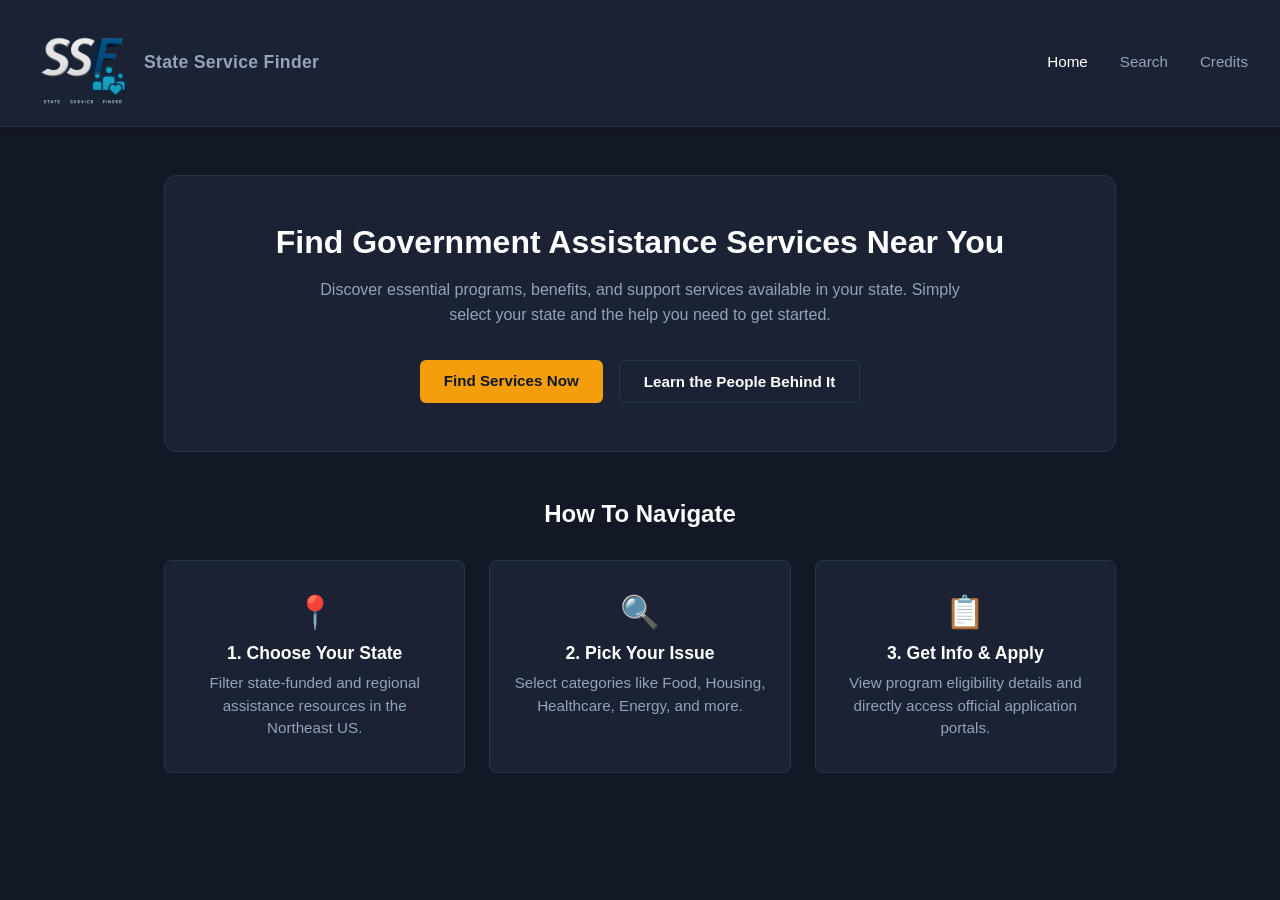
<file: index.html>
<!DOCTYPE html>
<html lang="en">
<head>
  <meta charset="UTF-8">
  <meta name="viewport" content="width=device-width, initial-scale=1.0">
  <title>State Service Finder</title>
  <link rel="stylesheet" href="style.css">
</head>
<body>

  <header>
    <div class="logo">
      <img src="logo.png" alt="(State Service Finder)" class="profile-img">
      <span class="logo-text">State Service Finder</span>
    </div>

    <nav>
      <ul>
        <li><a href="index.html" class="active">Home</a></li>
        <li><a href="search.html">Search</a></li>
        <li><a href="credits.html">Credits</a></li>
      </ul>
    </nav>
  </header>

  <main>
    <section class="hero-section">
      <div class="hero-content">
        <h1>Find Government Assistance Services Near You</h1>
        <p>
          Discover essential programs, benefits, and support services available in your state. 
          Simply select your state and the help you need to get started.
        </p>

        <div class="hero-buttons">
          <a href="search.html" class="btn btn-primary">Find Services Now</a>
          <a href="credits.html" class="btn btn-secondary">Learn the People Behind It</a>
        </div>
      </div>
    </section>

    <section class="features-section">
      <h2>How To Navigate</h2>
      <div class="card-grid">
        <div class="card">
          <div class="card-icon">📍</div>
          <h3>1. Choose Your State</h3>
          <p>Filter state-funded and regional assistance resources in the Northeast US.</p>
        </div>
        <div class="card">
          <div class="card-icon">🔍</div>
          <h3>2. Pick Your Issue</h3>
          <p>Select categories like Food, Housing, Healthcare, Energy, and more.</p>
        </div>
        <div class="card">
          <div class="card-icon">📋</div>
          <h3>3. Get Info & Apply</h3>
          <p>View program eligibility details and directly access official application portals.</p>
        </div>
      </div>
    </section>
  </main>

  <script src="script.js"></script>

</body>
</html>
</file>
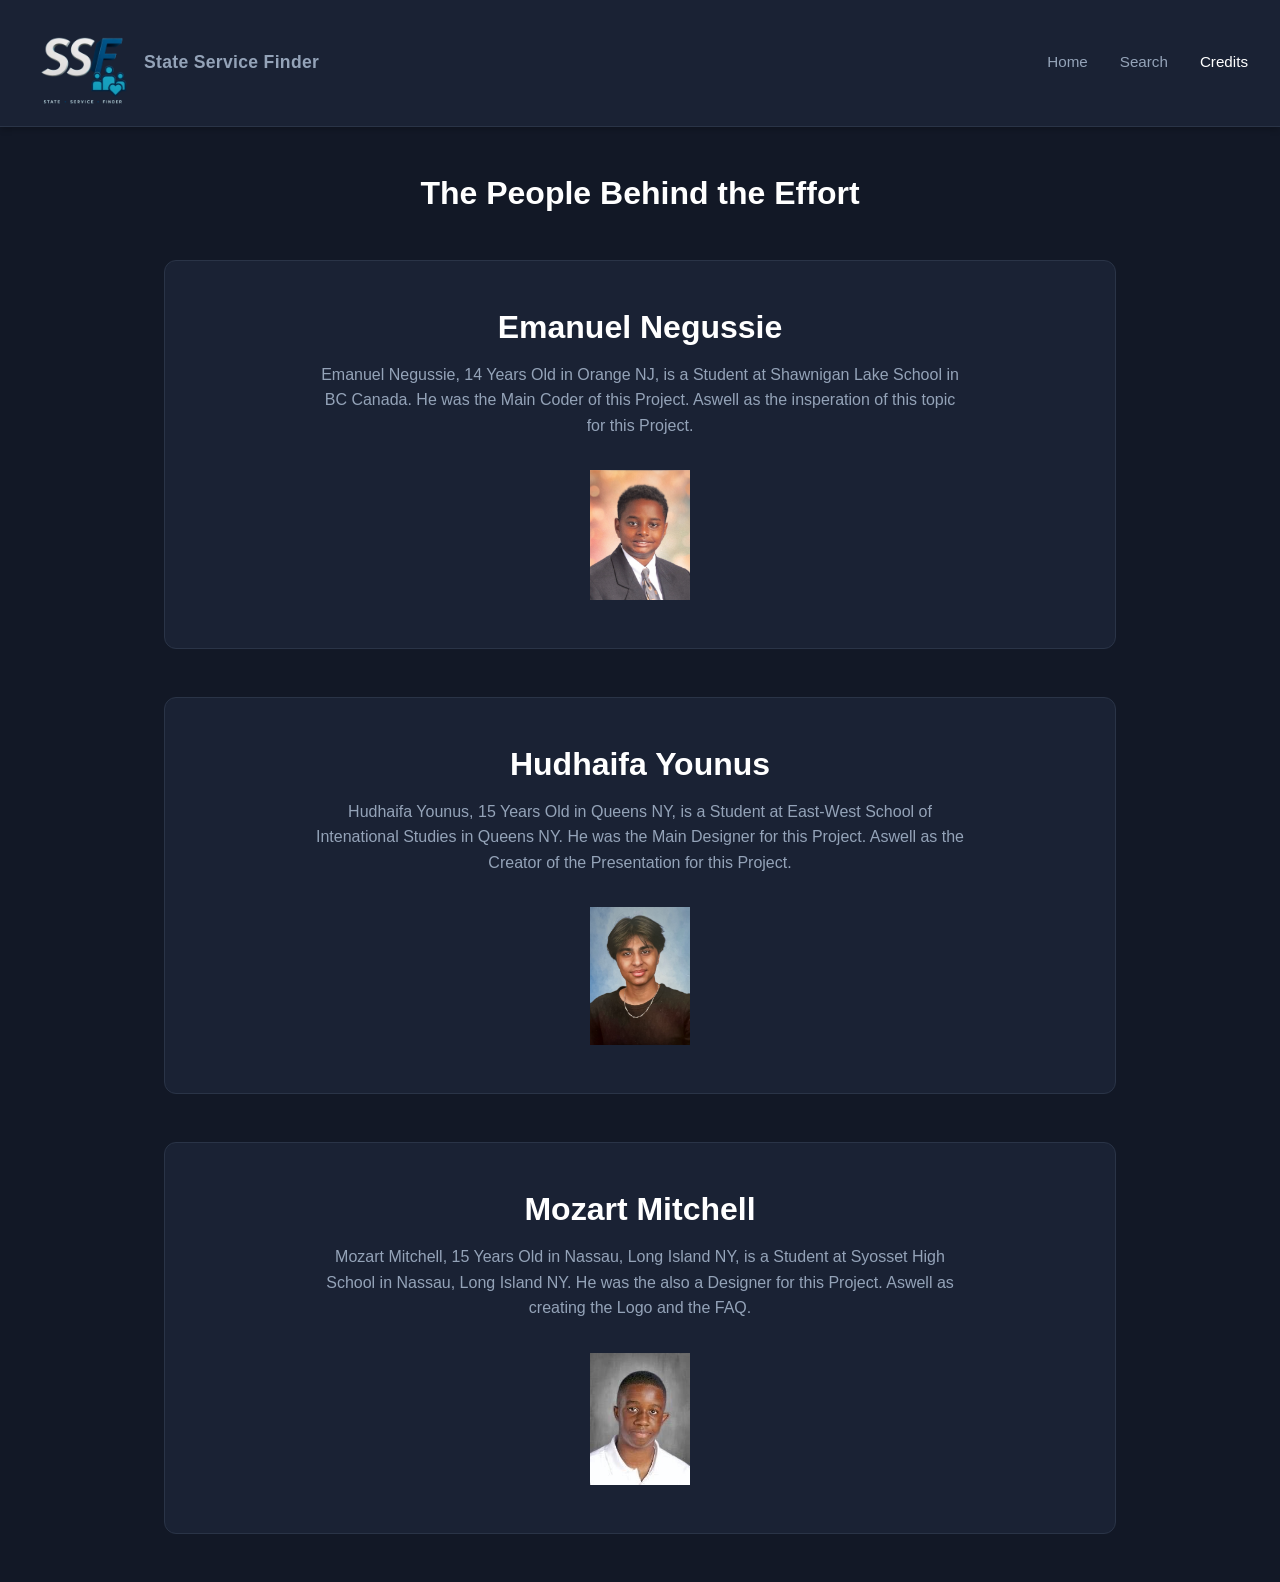
<file: credits.html>
<!DOCTYPE html>
<html lang="en">
<head>
  <meta charset="UTF-8">
  <meta name="viewport" content="width=device-width, initial-scale=1.0">
  <title>State Service Finder - Credits</title>
  <link rel="stylesheet" href="style.css">
</head>
<body>

  <header>
    <div class="logo">
      <img src="logo.png" alt="(State Service Finder)" class="profile-img">
      <span class="logo-text">State Service Finder</span>
    </div>

    <nav>
      <ul>
        <li><a href="index.html">Home</a></li>
        <li><a href="search.html">Search</a></li>
        <li><a href="credits.html" class="active">Credits</a></li>
      </ul>
    </nav>
  </header>

  <main>
        <h1>The People Behind the Effort</h1>
        </div>
      </div>
    </section>
  </main>
<main>
    <section class="hero-section">
      <div class="hero-content">
        <h1>Emanuel Negussie</h1>
                <p>Emanuel Negussie, 14 Years Old in Orange NJ, is a Student at Shawnigan Lake School in BC Canada. He was the Main Coder of this Project. Aswell as the insperation of this topic for this Project.</p>
         <img src="EmanuelN-DD.jpg" alt="(State Service Finder)" class="profile-img">
            </div>
      </div>
    </section>
  </main>
  
  <main>
    <section class="hero-section">
      <div class="hero-content">
        <h1>Hudhaifa Younus</h1>
           <p>Hudhaifa Younus, 15 Years Old in Queens NY, is a Student at East-West School of Intenational Studies in Queens NY. He was the Main Designer for this Project. Aswell as the Creator of the Presentation for this Project.</p>
        <img src="HudhaifaY-DD.jpg" alt="(State Service Finder)" class="profile-img">
        </div>
      </div>
    </section>
  </main>

    <main>
    <section class="hero-section">
      <div class="hero-content">
        <h1>Mozart Mitchell</h1>
        <p>Mozart Mitchell, 15 Years Old in Nassau, Long Island NY, is a Student at Syosset High School in Nassau, Long Island NY. He was the also a Designer for this Project. Aswell as creating the Logo and the FAQ.</p>
        <img src="MozartM-DD.jpg" alt="(State Service Finder)" class="profile-img">
      </div>
    </section>
  </main>
  <script src="script.js"></script>

</body>
</html>
</file>
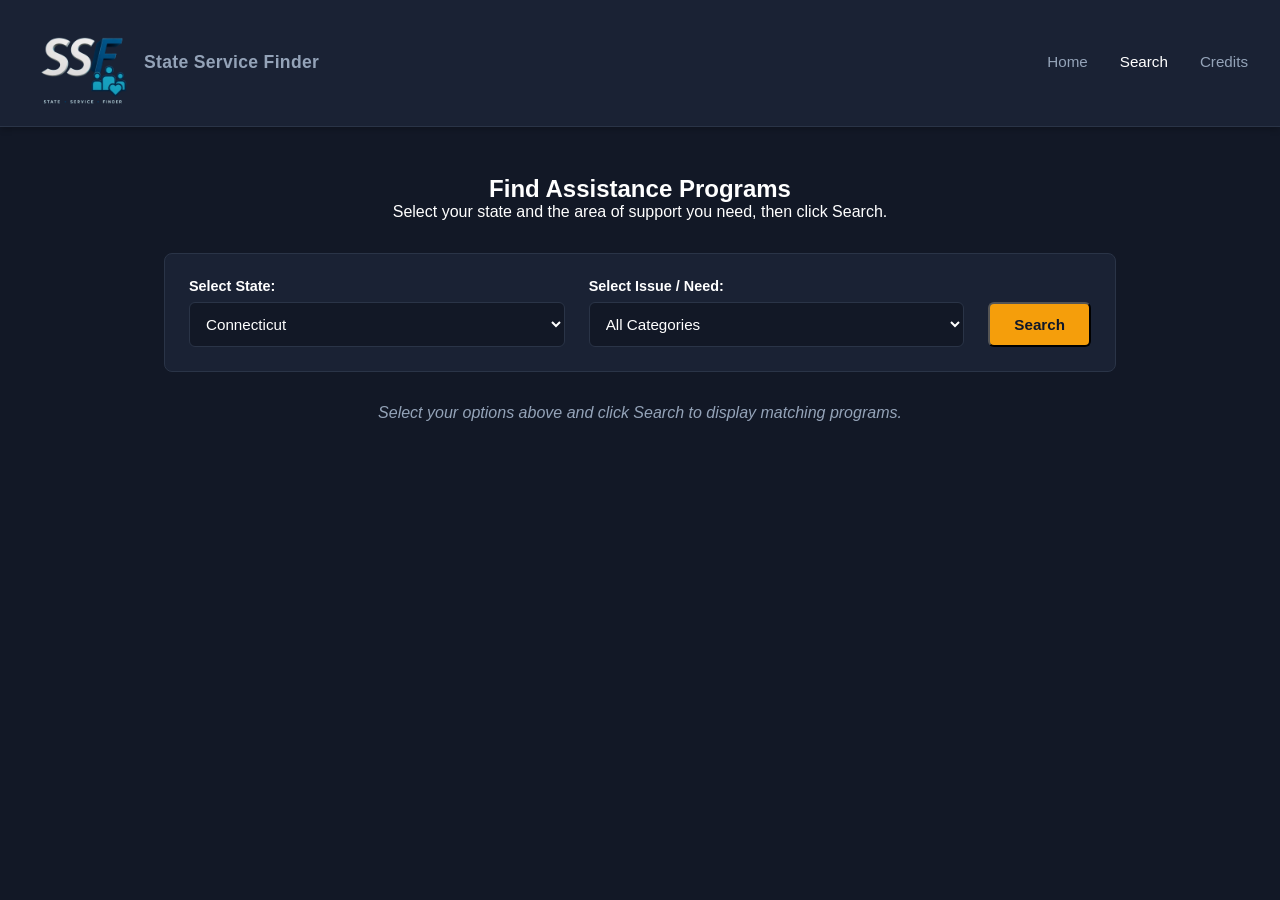
<file: search.html>
<!DOCTYPE html>
<html lang="en">
<head>
  <meta charset="UTF-8">
  <meta name="viewport" content="width=device-width, initial-scale=1.0">
  <title>State Service Finder - Search</title>
  <link rel="stylesheet" href="style.css">
</head>
<body>

  <header>
    <div class="logo">
      <img src="logo.png" alt="(State Service Finder)" class="profile-img">
      <span class="logo-text">State Service Finder</span>
    </div>

    <nav>
      <ul>
        <li><a href="index.html">Home</a></li>
        <li><a href="search.html" class="active">Search</a></li>
        <li><a href="credits.html">Credits</a></li>
      </ul>
    </nav>
  </header>

  <main>
    <section class="search-header">
      <h1>Find Assistance Programs</h1>
      <p>Select your state and the area of support you need, then click Search.</p>
    </section>

    <div class="search-box">
      <div class="form-group">
        <label for="state-select">Select State:</label>
        <select id="state-select">
          <option value="CT">Connecticut</option>
          <option value="ME">Maine</option>
          <option value="MA">Massachusetts</option>
          <option value="NH">New Hampshire</option>
          <option value="NJ">New Jersey</option>
          <option value="NY">New York</option>
          <option value="PA">Pennsylvania</option>
          <option value="RI">Rhode Island</option>
          <option value="VT">Vermont</option>
        </select>
      </div>

      <div class="form-group">
        <label for="category-select">Select Issue / Need:</label>
        <select id="category-select">
          <option value="All">All Categories</option>
          <option value="Food">🍎 Food Assistance</option>
          <option value="Housing">🏠 Housing Assistance</option>
          <option value="Healthcare">🏥 Healthcare</option>
          <option value="Utilities">💡 Utilities & Energy</option>
          <option value="Cash">💵 Financial Assistance</option>
        </select>
      </div>

      <button id="search-btn" class="btn btn-primary">Search</button>
    </div>

    <div id="results-container" class="results-container">
      <p class="placeholder-text">Select your options above and click Search to display matching programs.</p>
    </div>
  </main>

  <script src="script.js"></script>
</body>
</html>
</file>
<file: style.css>
/* `:root` is used to create CSS variables that store colors you can reuse throughout your website. 
Each variable, like `--primary`, `--accent`, or `--text-light`, represents a specific color for things such as backgrounds, text, buttons, and borders. */
:root {
  --primary: #121826;
  --header-bg: #1a2234;   
  --text-light: #ffffff; 
  --text-muted: #94a3b8;  
  --accent: #f59e0b;      
  --border-color: #2a3447;
}

* {
  box-sizing: border-box;
  margin: 0;
  padding: 0;
  font-family: 'Segoe UI', Tahoma, Geneva, Verdana, sans-serif;
}

body {
  background-color: var(--primary);
  color: var(--text-light);
}

header {
  background-color: var(--header-bg);
  color: var(--text-light);
  padding: 0.8rem 2rem;
  display: flex;
  justify-content: space-between;
  align-items: center;
  border-bottom: 1px solid var(--border-color);
  box-shadow: 0 4px 6px -1px rgba(0, 0, 0, 0.2);
}

.logo {
  font-size: 1.1rem;
  font-weight: bold;
  display: flex;
  align-items: center;
  gap: 0.75rem;
  cursor: pointer;
}

.profile-img {
  width: 100px;
  height: auto;
}

.logo-icon {
  background-color: var(--accent);
  width: 36px;
  height: 36px;
  border-radius: 8px;
  display: flex;
  align-items: center;
  justify-content: center;
  font-size: 1.2rem;
}

.logo-text {
  color: #94a3b8;
  letter-spacing: 0.3px;
}

nav ul {
  display: flex;
  list-style: none;
  gap: 2rem;
}

nav a {
  color: var(--text-muted);
  text-decoration: none;
  font-weight: 500;
  font-size: 0.95rem;
  transition: color 0.2s;
  padding: 0.4rem 0;
}

nav a:hover,
nav a.active {
  color: var(--text-light);
}

.user-profile {
  display: flex;
  align-items: center;
}

.profile-pic {
  width: 38px;
  height: 38px;
  border-radius: 50%;
  object-fit: cover;
  border: 2px solid #334155;
  cursor: pointer;
  transition: border-color 0.2s ease;
}

.profile-pic:hover {
  border-color: var(--accent);
}


main {
  max-width: 1000px;
  margin: 3rem auto;
  padding: 0 1.5rem;
  text-align: center;
}

.hero-section {
  background-color: var(--header-bg);
  border: 1px solid var(--border-color);
  border-radius: 12px;
  padding: 3rem 2rem;
  margin-bottom: 3rem;
}

.hero-content {
  display: flex;
  flex-direction: column;
  align-items: center;
}

.hero-content h1 {
  font-size: 2rem;
  margin-bottom: 1rem;
}

.hero-content p {
  color: var(--text-muted);
  max-width: 650px;
  line-height: 1.6;
  margin-bottom: 2rem;
}

.hero-buttons {
  display: flex;
  gap: 1rem;
  justify-content: center;
  flex-wrap: wrap;
}

.btn {
  padding: 0.75rem 1.5rem;
  font-size: 0.95rem;
  font-weight: 600;
  border-radius: 6px;
  text-decoration: none;
  transition: all 0.2s ease;
  cursor: pointer;
}

.btn-primary {
  background-color: var(--accent);
  color: #0f172a;
}

.btn-primary:hover {
  background-color: #e16c6c;
}

.btn-secondary {
  background-color: transparent;
  color: var(--text-light);
  border: 1px solid var(--border-color);
}

.btn-secondary:hover {
  background-color: #1a2234;
  border-color: var(--text-muted);
}

/* --- Features Section Alignment --- */
.features-section h2 {
  font-size: 1.5rem;
  margin-bottom: 2rem;
  text-align: center;
}

.card-grid {
  display: grid;
  grid-template-columns: repeat(auto-fit, minmax(250px, 1fr));
  gap: 1.5rem;
}

.card {
  background-color: var(--header-bg);
  border: 1px solid var(--border-color);
  border-radius: 8px;
  padding: 2rem 1.5rem;
  transition: transform 0.2s ease;
  display: flex;
  flex-direction: column;
  align-items: center;
  text-align: center;
}

.card:hover {
  transform: translateY(-4px);
}

.card-icon {
  font-size: 2rem;
  margin-bottom: 0.75rem;
}

.card h3 {
  font-size: 1.1rem;
  margin-bottom: 0.5rem;
}

.card p {
  color: var(--text-muted);
  font-size: 0.95rem;
  line-height: 1.5;
}

.search-header {
  margin-bottom: 2rem;
}

.search-box {
  background-color: var(--header-bg);
  border: 1px solid var(--border-color);
  border-radius: 8px;
  padding: 1.5rem;
  display: flex;
  gap: 1.5rem;
  flex-wrap: wrap;
  align-items: flex-end;
  justify-content: center;
  margin-bottom: 2rem;
}

.form-group {
  display: flex;
  flex-direction: column;
  align-items: flex-start;
  flex: 1;
  min-width: 200px;
}

.form-group label {
  font-size: 0.9rem;
  font-weight: 600;
  margin-bottom: 0.5rem;
  color: var(--text-light);
}

.form-group select {
  width: 100%;
  padding: 0.75rem;
  background-color: var(--primary);
  border: 1px solid var(--border-color);
  border-radius: 6px;
  color: var(--text-light);
  font-size: 0.95rem;
  outline: none;
}

.form-group select:focus {
  border-color: var(--accent);
}

.results-container {
  display: flex;
  flex-direction: column;
  gap: 1.5rem;
  margin-top: 2rem;
}

.placeholder-text {
  color: var(--text-muted);
  font-style: italic;
}

.cue-card {
  background-color: var(--header-bg);
  border: 1px solid var(--border-color);
  border-radius: 8px;
  padding: 1.5rem;
  display: flex;
  justify-content: space-between;
  align-items: center;
  gap: 1.5rem;
  text-align: left;
  box-shadow: 0 4px 6px -1px rgba(0, 0, 0, 0.2);
}

.cue-card-details {
  flex: 1;
}

.cue-card-badge {
  display: inline-block;
  background-color: #1e293b;
  color: var(--accent);
  border: 1px solid var(--accent);
  padding: 0.25rem 0.6rem;
  border-radius: 4px;
  font-size: 0.8rem;
  font-weight: 600;
  margin-bottom: 0.75rem;
}

.cue-card h3 {
  font-size: 1.25rem;
  margin-bottom: 0.5rem;
  color: var(--text-light);
}

.cue-card p {
  color: var(--text-muted);
  font-size: 0.95rem;
  margin-bottom: 0.75rem;
  line-height: 1.5;
}

.cue-card-info {
  font-size: 0.9rem;
  color: var(--text-light);
  margin-top: 0.4rem;
}

.cue-card-info strong {
  color: var(--accent);
}

.cue-card-action {
  min-width: 140px;
}

@media (max-width: 650px) {
  .cue-card {
    flex-direction: column;
    align-items: flex-start;
  }
  .cue-card-action {
    width: 100%;
  }
  .cue-card-action .btn {
    display: block;
    width: 100%;
  }
}
</file>
